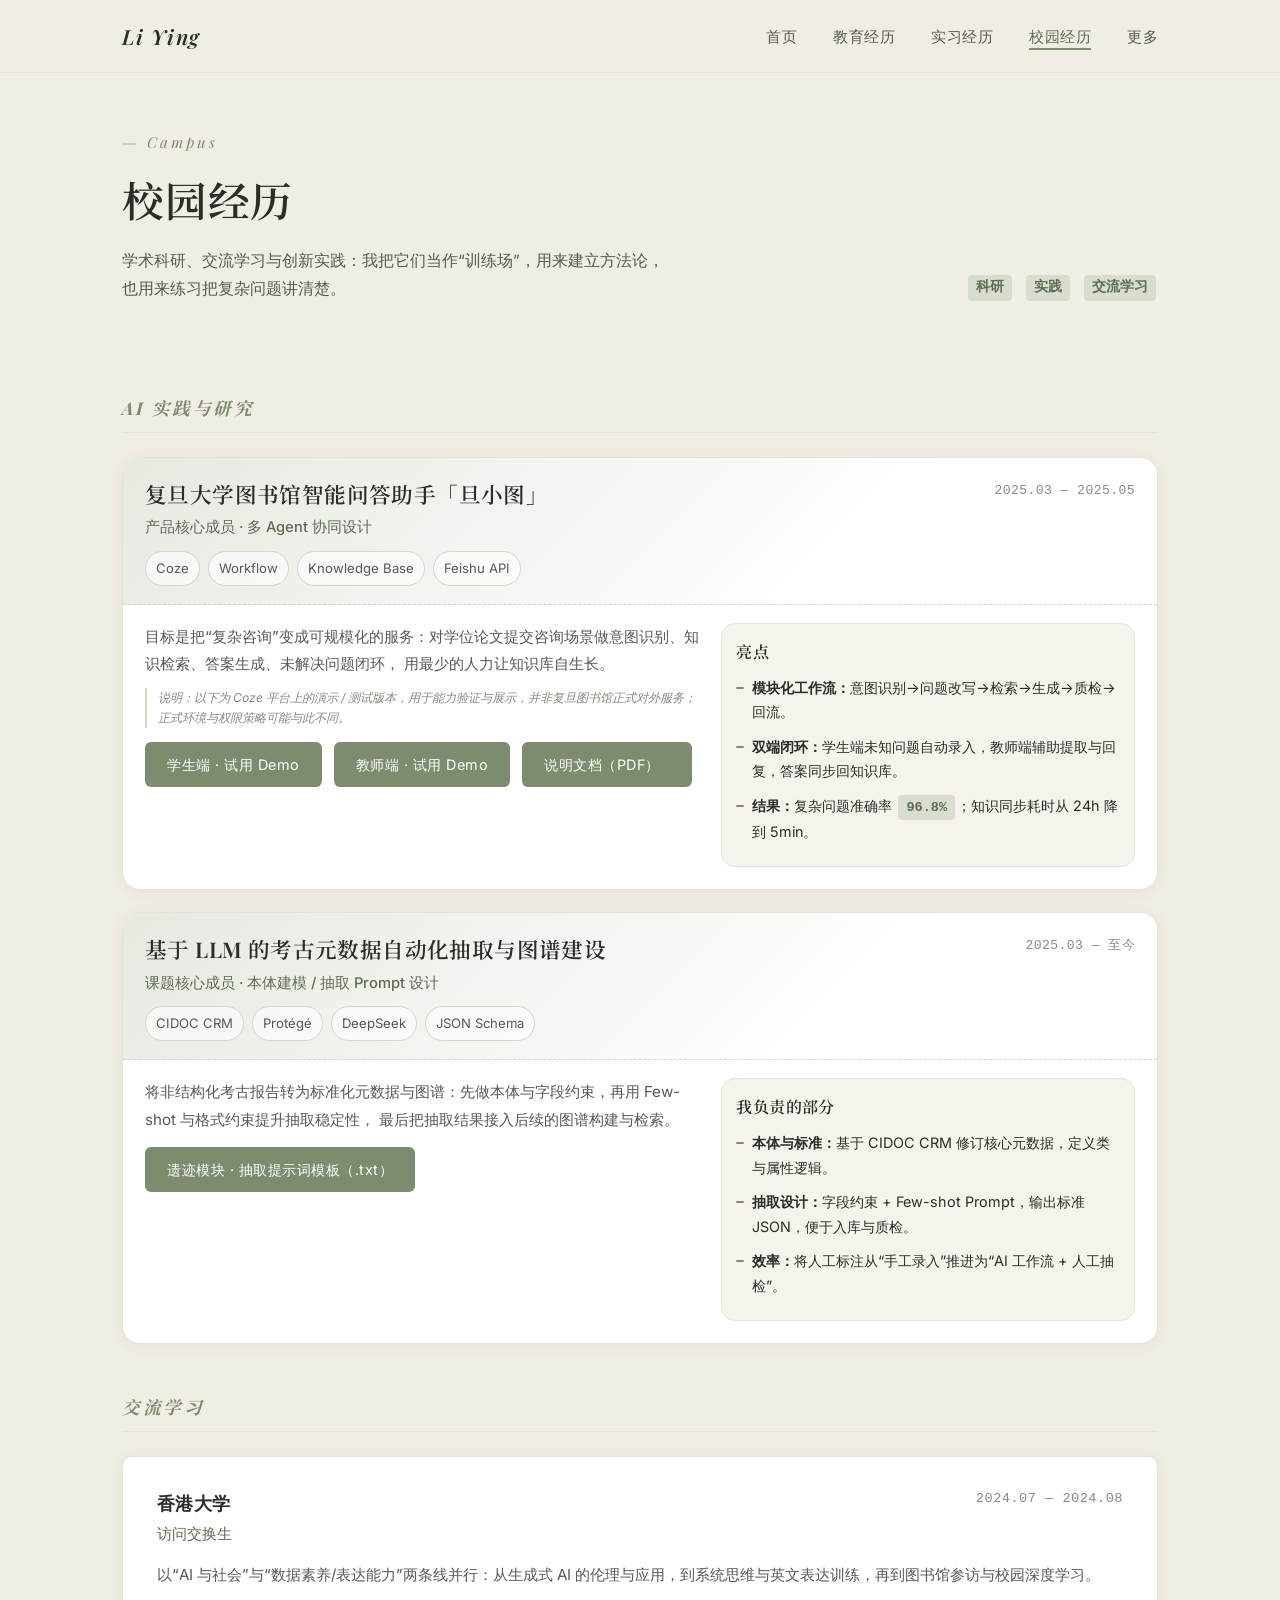
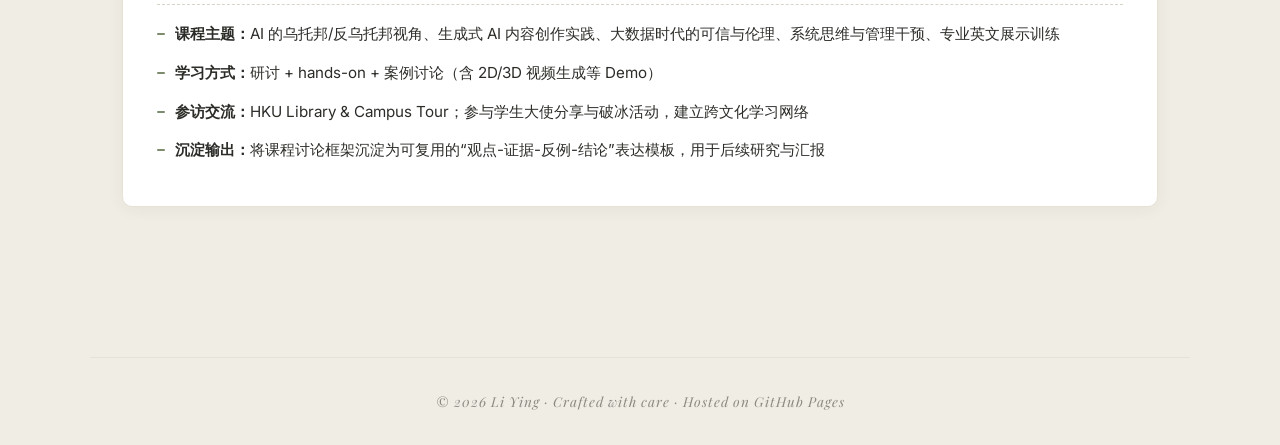
<file: projects.html>
<!DOCTYPE html>
<html lang="zh-CN">
<head>
  <meta charset="UTF-8" />
  <meta name="viewport" content="width=device-width, initial-scale=1.0" />
  <title>校园经历 · Li Ying</title>
  <meta name="description" content="李迎 · 校园经历 · 学术科研 / 交流学习 / 创新实践" />

  <link rel="preconnect" href="https://fonts.googleapis.com" />
  <link rel="preconnect" href="https://fonts.gstatic.com" crossorigin />
  <link
    href="https://fonts.googleapis.com/css2?family=Playfair+Display:ital,wght@0,400;0,600;1,400;1,600&family=Inter:wght@400;500;600;700&family=Noto+Serif+SC:wght@400;500;600&display=swap"
    rel="stylesheet"
  />
  <link rel="stylesheet" href="assets/style.css" />

  <style>
    /* ============ Campus page ============ */
    .case-grid {
      display: grid;
      grid-template-columns: 1fr;
      gap: 22px;
      margin-top: 18px;
    }
    .case {
      background: var(--card);
      border: 1px solid var(--line-soft);
      border-radius: var(--radius-lg);
      overflow: hidden;
      box-shadow: var(--shadow);
      transition: transform 0.35s cubic-bezier(0.2, 0.8, 0.2, 1),
                  box-shadow 0.35s, border-color 0.35s;
    }
    .case:hover {
      transform: translateY(-4px);
      box-shadow: var(--shadow-hover);
      border-color: var(--accent);
    }
    .case-top {
      padding: 22px 22px 18px;
      display: flex;
      justify-content: space-between;
      gap: 16px;
      align-items: flex-start;
      border-bottom: 1px dashed var(--line);
      background: linear-gradient(135deg, color-mix(in srgb, var(--accent-soft) 65%, #fff 35%) 0%, var(--card) 70%);
    }
    .case-title {
      font-family: var(--serif);
      font-size: 1.35rem;
      font-weight: 600;
      letter-spacing: 0.4px;
      line-height: 1.35;
      color: var(--text);
    }
    .case-role {
      margin-top: 6px;
      color: var(--accent-deep);
      font-size: 0.92rem;
      font-weight: 500;
    }
    .case-meta {
      text-align: right;
      min-width: 160px;
      color: var(--text-soft);
      font-size: 0.82rem;
      font-family: "SF Mono", Menlo, Consolas, monospace;
      letter-spacing: 0.4px;
    }
    .case-body {
      padding: 18px 22px 22px;
      display: grid;
      grid-template-columns: 1.35fr 1fr;
      gap: 18px;
      align-items: start;
    }
    .case-lede {
      color: var(--text-mid);
      font-size: 0.95rem;
      line-height: 1.8;
    }
    .case-block {
      background: var(--card-soft);
      border: 1px solid var(--line-soft);
      border-radius: 14px;
      padding: 14px 14px 12px;
    }
    .case-block h3 {
      font-family: var(--serif);
      font-weight: 600;
      font-size: 1rem;
      color: var(--text);
      letter-spacing: 0.4px;
      margin-bottom: 8px;
    }
    .case-block ul { list-style: none; }
    .case-block li {
      position: relative;
      padding-left: 16px;
      margin: 10px 0;
      color: var(--text);
      font-size: 0.9rem;
      line-height: 1.7;
    }
    .case-block li::before {
      content: "";
      position: absolute;
      left: 0;
      top: 11px;
      width: 8px;
      height: 2px;
      background: var(--accent);
      border-radius: 1px;
    }
    .case-tags { margin-top: 10px; display: flex; flex-wrap: wrap; gap: 8px; }
    .chip {
      display: inline-block;
      padding: 5px 10px;
      border-radius: 999px;
      border: 1px solid var(--line);
      background: rgba(255,255,255,0.65);
      color: var(--text-mid);
      font-size: 0.82rem;
    }
    .case-actions { margin-top: 14px; }
    /* 演示说明：脚注式，弱化不抢正文 */
    .demo-notice {
      margin-top: 10px;
      margin-bottom: 10px;
      padding: 0 0 0 11px;
      border-left: 2px solid var(--line);
      background: transparent;
      color: var(--text-soft);
      font-size: 0.76rem;
      line-height: 1.65;
      font-weight: 400;
      font-style: italic;
    }
    .coze-actions { flex-wrap: wrap; }
    .coze-actions .btn { min-width: 170px; justify-content: center; }

    @media (max-width: 860px) {
      .case-body { grid-template-columns: 1fr; }
      .case-top { flex-direction: column; }
      .case-meta { text-align: left; min-width: auto; }
    }
  </style>
</head>

<body>
  <nav class="nav">
    <div class="nav-inner">
      <a href="index.html" class="nav-logo">Li Ying</a>
      <ul class="nav-links">
        <li><a href="index.html">首页</a></li>
        <li><a href="education.html">教育经历</a></li>
        <li><a href="work.html">实习经历</a></li>
        <li><a href="projects.html" class="active">校园经历</a></li>
        <li><a href="photography.html">更多</a></li>
      </ul>
    </div>
  </nav>

  <header class="page-hero">
    <div class="container page-hero-grid">
      <div>
        <div class="page-kicker">— Campus</div>
        <h1 class="page-title">校园经历</h1>
        <p class="page-lede">
          学术科研、交流学习与创新实践：我把它们当作“训练场”，用来建立方法论，也用来练习把复杂问题讲清楚。
        </p>
      </div>
      <div class="page-meta">
        <span class="badge">科研</span>
        <span class="badge">实践</span>
        <span class="badge">交流学习</span>
      </div>
    </div>
  </header>

  <section class="fade-in" style="padding-top: 28px;">
    <div class="container">
      <h2 class="section-divider">AI 实践与研究</h2>

      <div class="case-grid">
        <article class="case" id="campus-danxiaotu">
          <div class="case-top">
            <div>
              <div class="case-title">复旦大学图书馆智能问答助手「旦小图」</div>
              <div class="case-role">产品核心成员 · 多 Agent 协同设计</div>
              <div class="case-tags">
                <span class="chip">Coze</span>
                <span class="chip">Workflow</span>
                <span class="chip">Knowledge Base</span>
                <span class="chip">Feishu API</span>
              </div>
            </div>
            <div class="case-meta">2025.03 — 2025.05</div>
          </div>
          <div class="case-body">
            <div>
              <p class="case-lede">
                目标是把“复杂咨询”变成可规模化的服务：对学位论文提交咨询场景做意图识别、知识检索、答案生成、未解决问题闭环，
                用最少的人力让知识库自生长。
              </p>
              <p class="demo-notice" role="note">
                说明：以下为 Coze 平台上的演示 / 测试版本，用于能力验证与展示，并非复旦图书馆正式对外服务；正式环境与权限策略可能与此不同。
              </p>
              <div class="case-actions btn-row coze-actions">
                <a
                  class="btn"
                  href="https://www.coze.cn/store/agent/7571828735662407726?bot_id=true&amp;bid=6jvle9i3k401k"
                  target="_blank"
                  rel="noopener noreferrer"
                >学生端 · 试用 Demo</a>
                <a
                  class="btn"
                  href="https://www.coze.cn/store/agent/7497459777375944743?bot_id=true"
                  target="_blank"
                  rel="noopener noreferrer"
                >教师端 · 试用 Demo</a>
                <a class="btn" href="https://yling110500.github.io/portfolio_liying/assets/agent/agent.pdf" target="_blank" rel="noopener">说明文档（PDF）</a>
              </div>
            </div>
            <aside class="case-block">
              <h3>亮点</h3>
              <ul>
                <li><strong>模块化工作流：</strong>意图识别→问题改写→检索→生成→质检→回流。</li>
                <li><strong>双端闭环：</strong>学生端未知问题自动录入，教师端辅助提取与回复，答案同步回知识库。</li>
                <li><strong>结果：</strong>复杂问题准确率 <span class="badge">96.8%</span>；知识同步耗时从 24h 降到 5min。</li>
              </ul>
            </aside>
          </div>
        </article>

        <article class="case" id="campus-llm-graph">
          <div class="case-top">
            <div>
              <div class="case-title">基于 LLM 的考古元数据自动化抽取与图谱建设</div>
              <div class="case-role">课题核心成员 · 本体建模 / 抽取 Prompt 设计</div>
              <div class="case-tags">
                <span class="chip">CIDOC CRM</span>
                <span class="chip">Protégé</span>
                <span class="chip">DeepSeek</span>
                <span class="chip">JSON Schema</span>
              </div>
            </div>
            <div class="case-meta">2025.03 — 至今</div>
          </div>
          <div class="case-body">
            <div>
              <p class="case-lede">
                将非结构化考古报告转为标准化元数据与图谱：先做本体与字段约束，再用 Few-shot 与格式约束提升抽取稳定性，
                最后把抽取结果接入后续的图谱构建与检索。
              </p>
              <div class="case-actions btn-row coze-actions">
                <a class="btn" href="https://yling110500.github.io/portfolio_liying/assets/agent/PE.txt" target="_blank" rel="noopener">遗迹模块 · 抽取提示词模板（.txt）</a>
              </div>
            </div>
            <aside class="case-block">
              <h3>我负责的部分</h3>
              <ul>
                <li><strong>本体与标准：</strong>基于 CIDOC CRM 修订核心元数据，定义类与属性逻辑。</li>
                <li><strong>抽取设计：</strong>字段约束 + Few-shot Prompt，输出标准 JSON，便于入库与质检。</li>
                <li><strong>效率：</strong>将人工标注从“手工录入”推进为“AI 工作流 + 人工抽检”。</li>
              </ul>
            </aside>
          </div>
        </article>
      </div>

      <h2 class="section-divider">交流学习</h2>
      <div class="card" id="campus-hku">
        <div class="card-header">
          <div>
            <div class="card-title">香港大学</div>
            <div class="card-subtitle">访问交换生</div>
          </div>
          <div class="card-meta">2024.07 — 2024.08</div>
        </div>
        <p class="card-summary">
          以“AI 与社会”与“数据素养/表达能力”两条线并行：从生成式 AI 的伦理与应用，到系统思维与英文表达训练，再到图书馆参访与校园深度学习。
        </p>
        <ul>
          <li><strong>课程主题：</strong>AI 的乌托邦/反乌托邦视角、生成式 AI 内容创作实践、大数据时代的可信与伦理、系统思维与管理干预、专业英文展示训练</li>
          <li><strong>学习方式：</strong>研讨 + hands-on + 案例讨论（含 2D/3D 视频生成等 Demo）</li>
          <li><strong>参访交流：</strong>HKU Library &amp; Campus Tour；参与学生大使分享与破冰活动，建立跨文化学习网络</li>
          <li><strong>沉淀输出：</strong>将课程讨论框架沉淀为可复用的“观点-证据-反例-结论”表达模板，用于后续研究与汇报</li>
        </ul>
      </div>
    </div>
  </section>

  <footer>
    © 2026 Li Ying · Crafted with care · Hosted on GitHub Pages
  </footer>

  <script>
    const observer = new IntersectionObserver(
      (entries) => entries.forEach(e => {
        if (e.isIntersecting) {
          e.target.classList.add("visible");
          observer.unobserve(e.target);
        }
      }),
      { threshold: 0.12 }
    );
    document.querySelectorAll(".fade-in").forEach(el => observer.observe(el));
  </script>
</body>
</html>
</file>
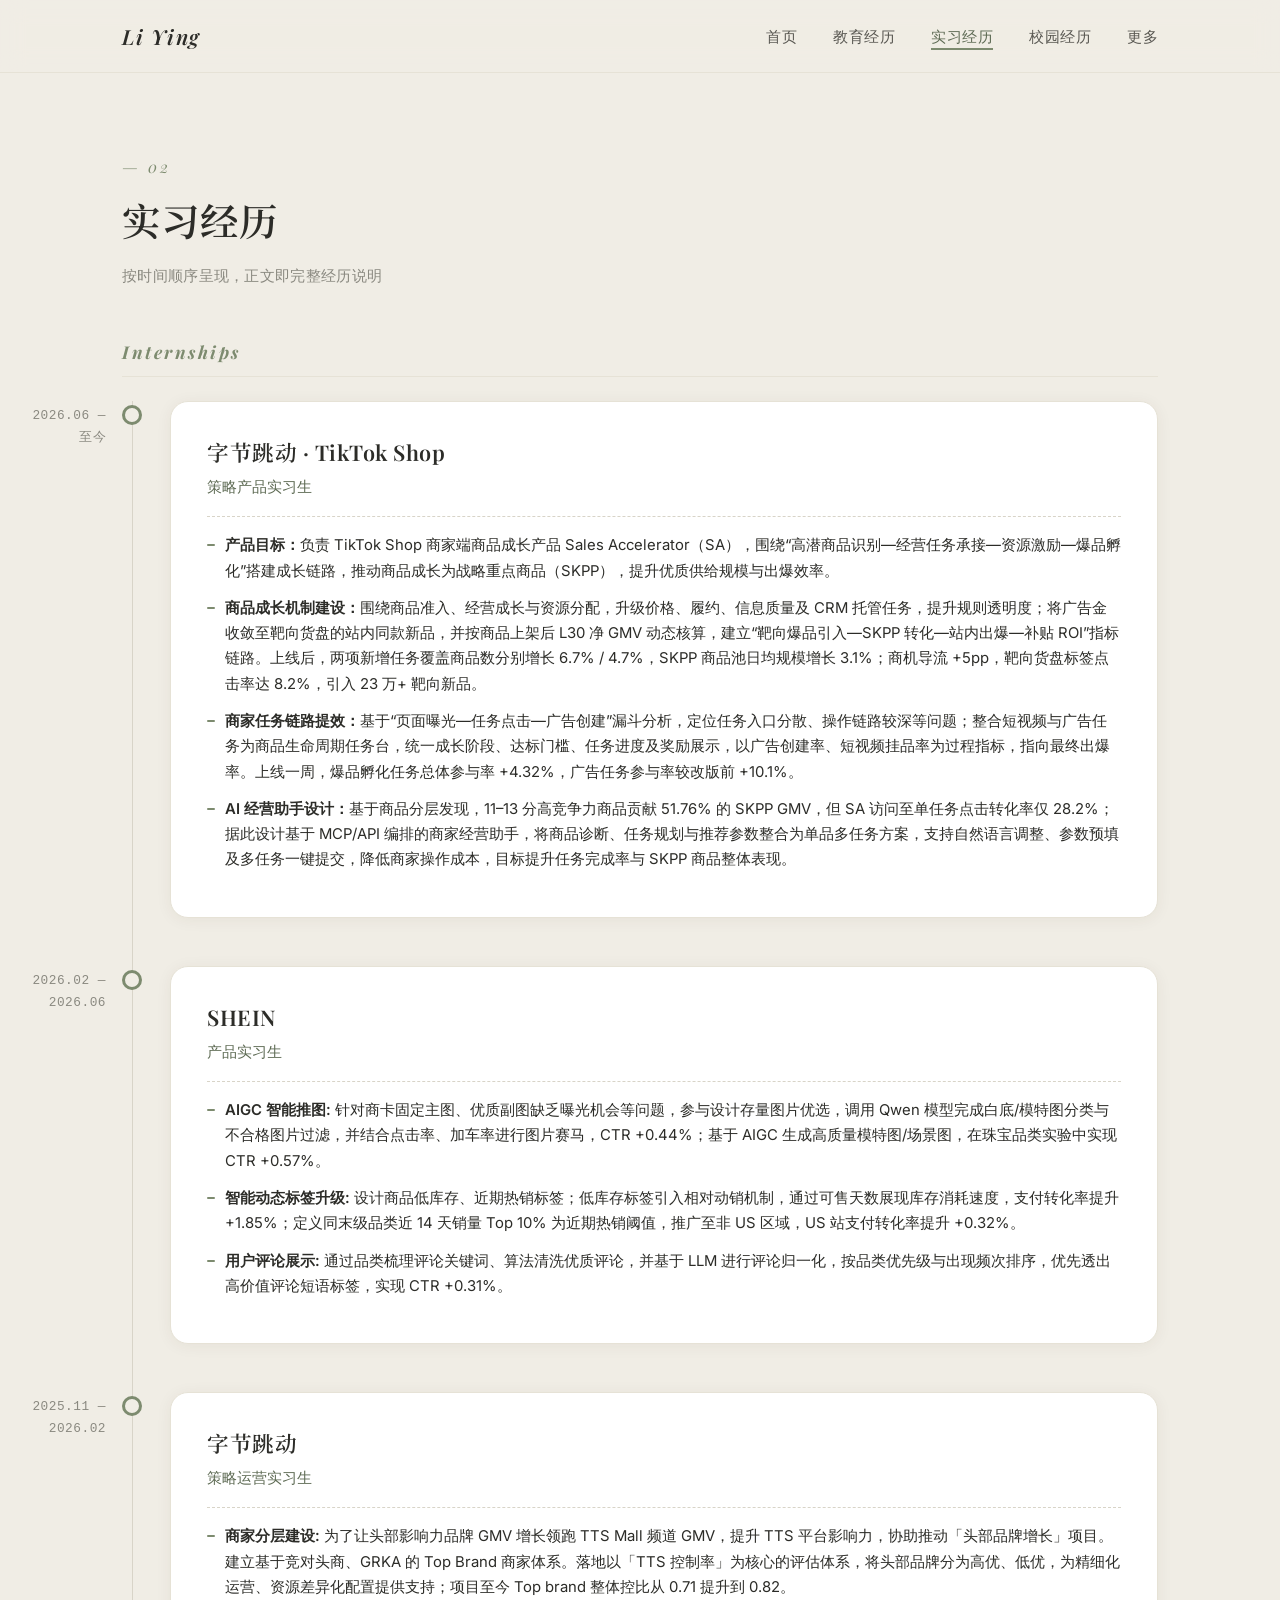
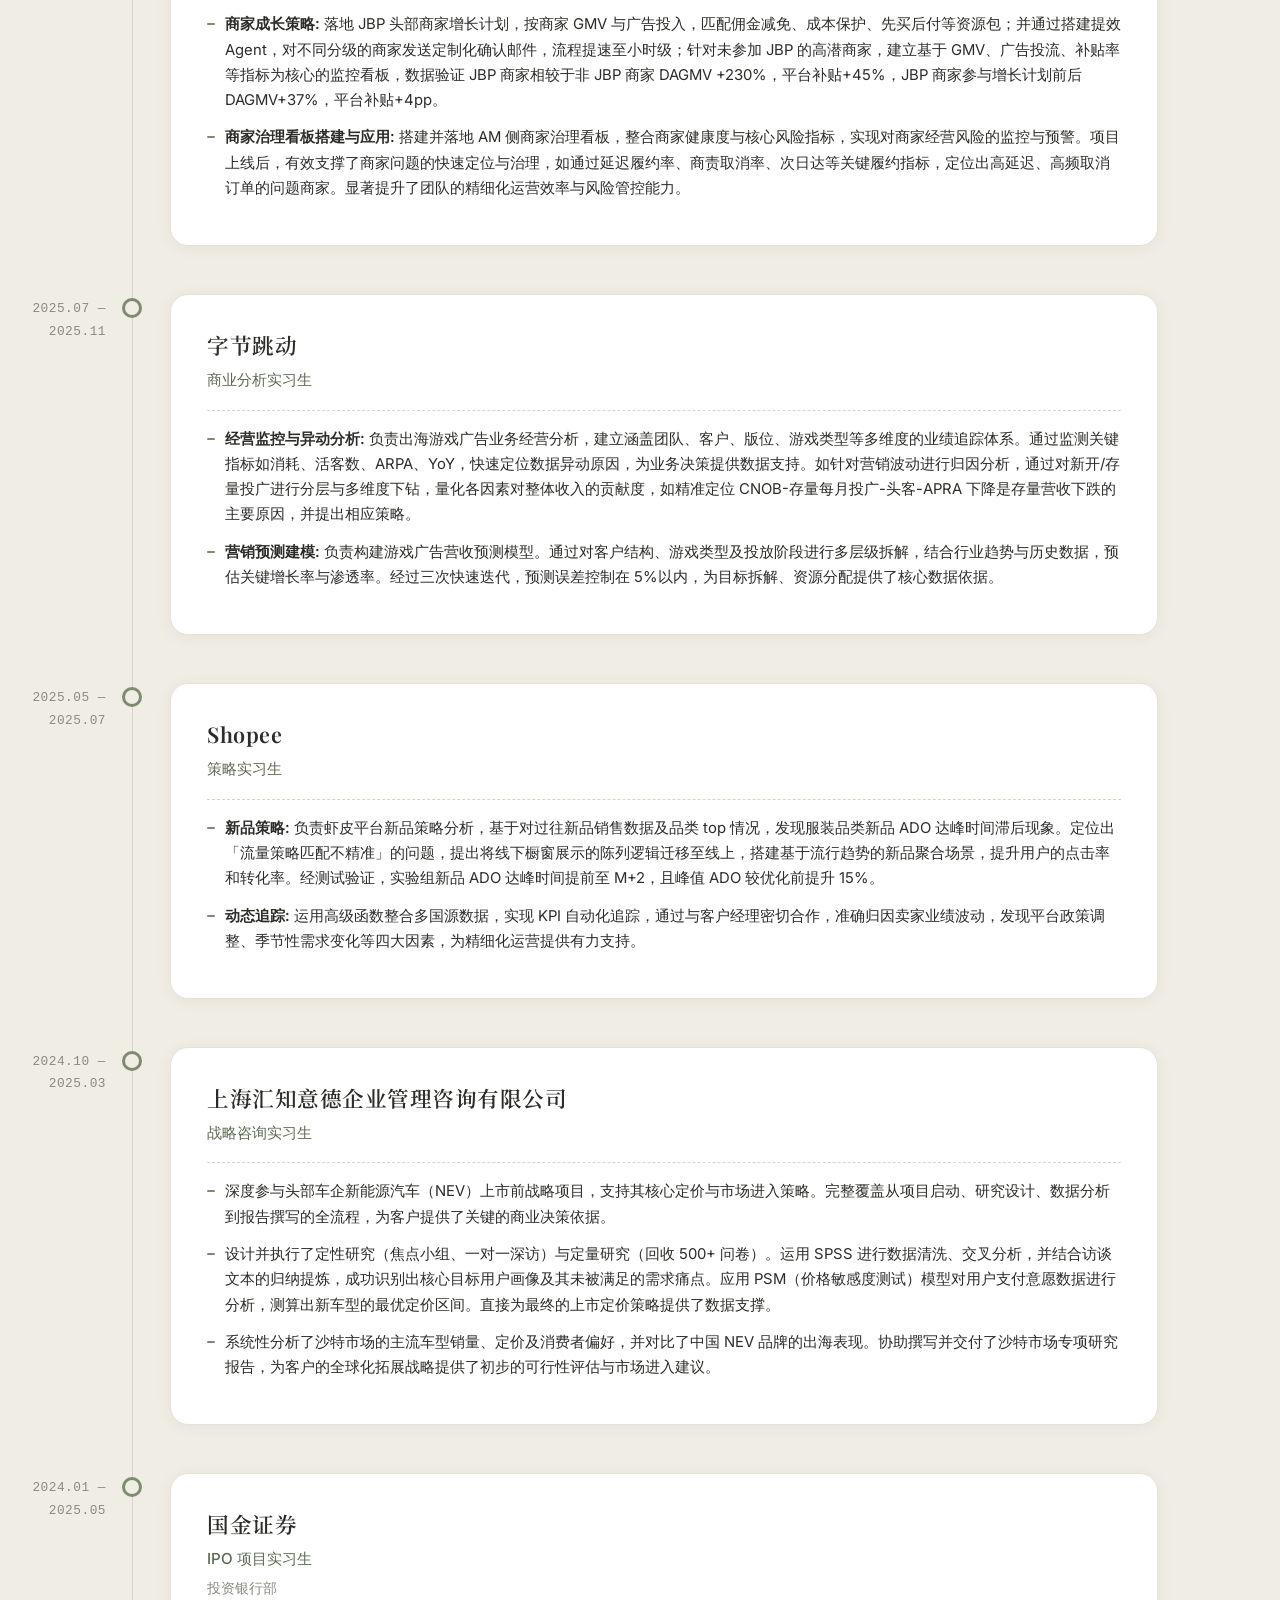
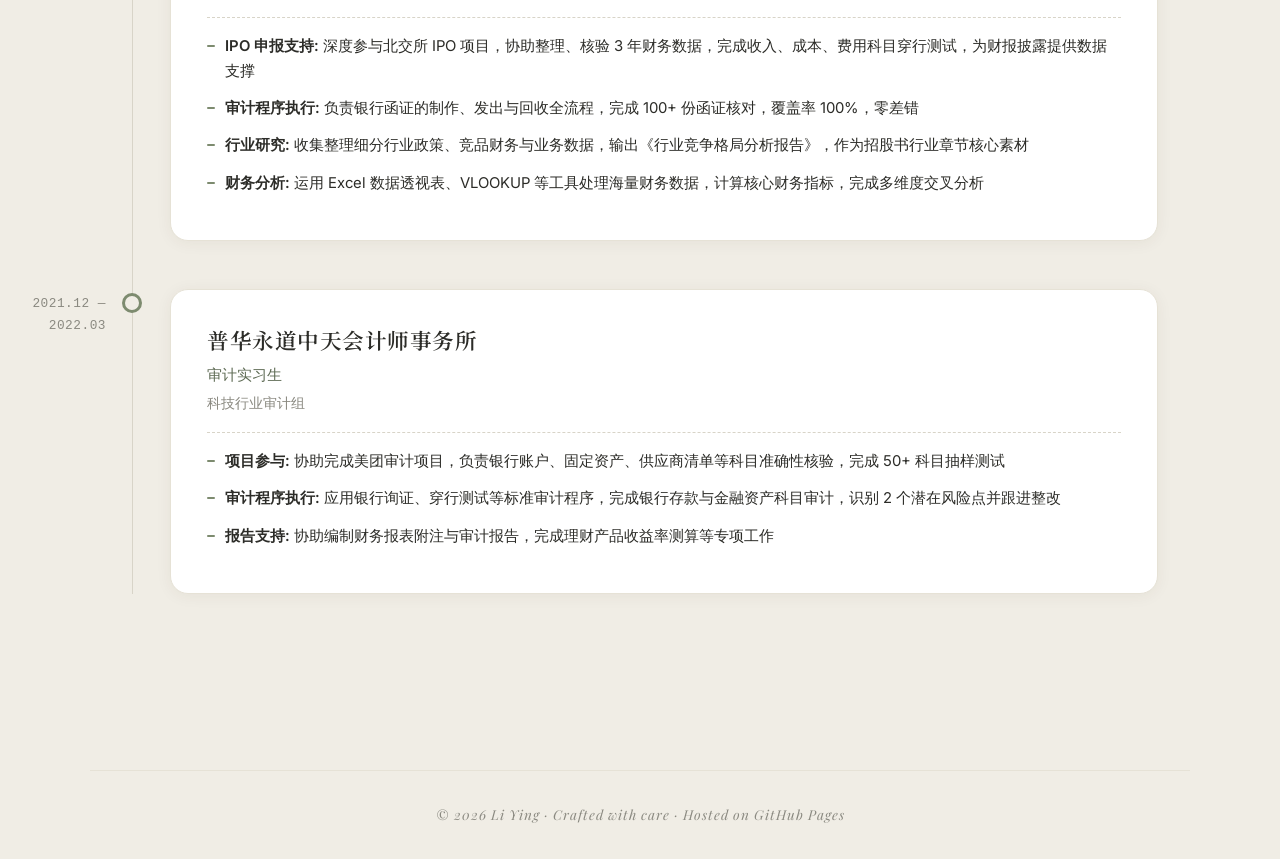
<file: work.html>
<!DOCTYPE html>
<html lang="zh-CN">
<head>
  <meta charset="UTF-8" />
  <meta name="viewport" content="width=device-width, initial-scale=1.0" />
  <title>Internship · Li Ying</title>

  <link rel="preconnect" href="https://fonts.googleapis.com" />
  <link rel="preconnect" href="https://fonts.gstatic.com" crossorigin />
  <link
    href="https://fonts.googleapis.com/css2?family=Playfair+Display:ital,wght@0,400;0,600;1,400;1,600&family=Inter:wght@400;500;600;700&family=Noto+Serif+SC:wght@400;500;600&display=swap"
    rel="stylesheet"
  />
  <link rel="stylesheet" href="assets/style.css" />

  <style>
    /* ============ 实习页专属样式 ============ */

    /* ---------- 板块分隔标题 ---------- */
    .section-divider {
      font-family: var(--serif);
      font-style: italic;
      font-size: 1.1rem;
      letter-spacing: 2.5px;
      color: var(--accent);
      margin: 48px 0 24px;
      padding-bottom: 8px;
      border-bottom: 1px solid var(--line-soft);
    }

    /* ---------- 时间轴核心样式 ---------- */
    .timeline {
      position: relative;
      padding-left: 48px;
    }
    /* 贯穿的竖线 */
    .timeline::before {
      content: "";
      position: absolute;
      left: 10px;
      top: 0;
      bottom: 0;
      width: 1px;
      background: var(--line);
    }
    /* 时间轴单条目 */
    .timeline-item {
      position: relative;
      margin-bottom: 48px;
    }
    /* 圆点 */
    .timeline-item::before {
      content: "";
      position: absolute;
      left: -48px;
      top: 4px;
      width: 20px;
      height: 20px;
      border-radius: 50%;
      background: var(--bg);
      border: 3px solid var(--accent);
      z-index: 2;
    }
    /* 时间标签 */
    .timeline-date {
      font-family: "SF Mono", Menlo, Consolas, monospace;
      font-size: 0.8rem;
      color: var(--text-soft);
      letter-spacing: 0.5px;
      position: absolute;
      left: -144px;
      top: 4px;
      text-align: right;
      width: 80px;
    }

    /* 实习卡片 */
    .timeline-card {
      background: var(--card);
      border: 1px solid var(--line-soft);
      border-radius: var(--radius-lg);
      padding: 32px 36px;
      box-shadow: var(--shadow);
      transition: transform 0.4s cubic-bezier(0.2, 0.8, 0.2, 1),
                  box-shadow 0.4s, border-color 0.4s;
    }
    .timeline-card:hover {
      transform: translateY(-4px);
      box-shadow: var(--shadow-hover);
      border-color: var(--accent);
    }

    /* 卡片头部 */
    .timeline-header {
      display: flex;
      justify-content: space-between;
      align-items: flex-start;
      flex-wrap: wrap;
      gap: 12px;
      margin-bottom: 16px;
      padding-bottom: 16px;
      border-bottom: 1px dashed var(--line);
    }
    .timeline-company {
      font-family: var(--serif);
      font-size: 1.35rem;
      font-weight: 600;
      color: var(--text);
      letter-spacing: 0.5px;
    }
    .timeline-role {
      font-size: 0.95rem;
      color: var(--accent-deep);
      font-weight: 500;
      margin-top: 2px;
    }
    .timeline-department {
      font-size: 0.85rem;
      color: var(--text-soft);
      margin-top: 4px;
    }

    /* 内容列表 */
    .timeline-list { list-style: none; }
    .timeline-list li {
      position: relative;
      padding-left: 18px;
      margin: 12px 0;
      color: var(--text);
      font-size: 0.93rem;
      line-height: 1.7;
    }
    .timeline-list li::before {
      content: "";
      position: absolute;
      left: 0; top: 11px;
      width: 8px; height: 2px;
      background: var(--accent);
      border-radius: 1px;
    }
    .timeline-list li strong {
      color: var(--text);
      font-weight: 600;
    }

    /* ---------- 响应式 ---------- */
    @media (max-width: 820px) {
      .timeline { padding-left: 0; }
      .timeline::before { left: 12px; }
      .timeline-item::before { left: 4px; top: 12px; }
      .timeline-date {
        position: static;
        display: inline-block;
        background: var(--accent-soft);
        color: var(--accent-deep);
        padding: 2px 8px;
        border-radius: 4px;
        margin-bottom: 12px;
        text-align: left;
        width: auto;
      }
      .timeline-card { padding: 24px 22px; }
      .timeline-header { flex-direction: column; }
    }
  </style>
</head>

<body>

  <!-- ============ 顶部导航 ============ -->
  <nav class="nav">
    <div class="nav-inner">
      <a href="index.html" class="nav-logo">Li Ying</a>
      <ul class="nav-links">
        <li><a href="index.html">首页</a></li>
        <li><a href="education.html">教育经历</a></li>
        <li><a href="work.html" class="active">实习经历</a></li>
        <li><a href="projects.html">校园经历</a></li>
        <li><a href="photography.html">更多</a></li>
      </ul>
    </div>
  </nav>

  <!-- ============ 内容主体 ============ -->
  <section class="fade-in">
    <div class="container">
      <span class="section-num">— 02</span>
      <h1 class="section-title">实习经历</h1>
      <p class="section-subtitle">按时间顺序呈现，正文即完整经历说明</p>

      <!-- 实习经历板块 -->
      <h2 class="section-divider">Internships</h2>
      <div class="timeline">
        <!-- ========== 1. 字节跳动（策略产品） ========== -->
        <div class="timeline-item" id="intern-bytedance-product">
          <div class="timeline-date">2026.06 — 至今</div>
          <div class="timeline-card">
            <div class="timeline-header">
              <div>
                <div class="timeline-company">字节跳动 · TikTok Shop</div>
                <div class="timeline-role">策略产品实习生</div>
              </div>
            </div>
            <ul class="timeline-list">
              <li><strong>产品目标：</strong>负责 TikTok Shop 商家端商品成长产品 Sales Accelerator（SA），围绕“高潜商品识别—经营任务承接—资源激励—爆品孵化”搭建成长链路，推动商品成长为战略重点商品（SKPP），提升优质供给规模与出爆效率。</li>
              <li><strong>商品成长机制建设：</strong>围绕商品准入、经营成长与资源分配，升级价格、履约、信息质量及 CRM 托管任务，提升规则透明度；将广告金收敛至靶向货盘的站内同款新品，并按商品上架后 L30 净 GMV 动态核算，建立“靶向爆品引入—SKPP 转化—站内出爆—补贴 ROI”指标链路。上线后，两项新增任务覆盖商品数分别增长 6.7% / 4.7%，SKPP 商品池日均规模增长 3.1%；商机导流 +5pp，靶向货盘标签点击率达 8.2%，引入 23 万+ 靶向新品。</li>
              <li><strong>商家任务链路提效：</strong>基于“页面曝光—任务点击—广告创建”漏斗分析，定位任务入口分散、操作链路较深等问题；整合短视频与广告任务为商品生命周期任务台，统一成长阶段、达标门槛、任务进度及奖励展示，以广告创建率、短视频挂品率为过程指标，指向最终出爆率。上线一周，爆品孵化任务总体参与率 +4.32%，广告任务参与率较改版前 +10.1%。</li>
              <li><strong>AI 经营助手设计：</strong>基于商品分层发现，11–13 分高竞争力商品贡献 51.76% 的 SKPP GMV，但 SA 访问至单任务点击转化率仅 28.2%；据此设计基于 MCP/API 编排的商家经营助手，将商品诊断、任务规划与推荐参数整合为单品多任务方案，支持自然语言调整、参数预填及多任务一键提交，降低商家操作成本，目标提升任务完成率与 SKPP 商品整体表现。</li>
            </ul>
          </div>
        </div>

        <!-- ========== 2. SHEIN（产品） ========== -->
        <div class="timeline-item" id="intern-shein">
          <div class="timeline-date">2026.02 — 2026.06</div>
          <div class="timeline-card">
            <div class="timeline-header">
              <div>
                <div class="timeline-company">SHEIN</div>
                <div class="timeline-role">产品实习生</div>
              </div>
            </div>
            <ul class="timeline-list">
              <li><strong>AIGC 智能推图:</strong> 针对商卡固定主图、优质副图缺乏曝光机会等问题，参与设计存量图片优选，调用 Qwen 模型完成白底/模特图分类与不合格图片过滤，并结合点击率、加车率进行图片赛马，CTR +0.44%；基于 AIGC 生成高质量模特图/场景图，在珠宝品类实验中实现 CTR +0.57%。</li>
              <li><strong>智能动态标签升级:</strong> 设计商品低库存、近期热销标签；低库存标签引入相对动销机制，通过可售天数展现库存消耗速度，支付转化率提升 +1.85%；定义同末级品类近 14 天销量 Top 10% 为近期热销阈值，推广至非 US 区域，US 站支付转化率提升 +0.32%。</li>
              <li><strong>用户评论展示:</strong> 通过品类梳理评论关键词、算法清洗优质评论，并基于 LLM 进行评论归一化，按品类优先级与出现频次排序，优先透出高价值评论短语标签，实现 CTR +0.31%。</li>
            </ul>
          </div>
        </div>

        <!-- ========== 3. 字节跳动（策略运营） ========== -->
        <div class="timeline-item" id="intern-bytedance-ops">
          <div class="timeline-date">2025.11 — 2026.02</div>
          <div class="timeline-card">
            <div class="timeline-header">
              <div>
                <div class="timeline-company">字节跳动</div>
                <div class="timeline-role">策略运营实习生</div>
              </div>
            </div>
            <ul class="timeline-list">
              <li><strong>商家分层建设:</strong> 为了让头部影响力品牌 GMV 增长领跑 TTS Mall 频道 GMV，提升 TTS 平台影响力，协助推动「头部品牌增长」项目。建立基于竞对头商、GRKA 的 Top Brand 商家体系。落地以「TTS 控制率」为核心的评估体系，将头部品牌分为高优、低优，为精细化运营、资源差异化配置提供支持；项目至今 Top brand 整体控比从 0.71 提升到 0.82。</li>
              <li><strong>商家成长策略:</strong> 落地 JBP 头部商家增长计划，按商家 GMV 与广告投入，匹配佣金减免、成本保护、先买后付等资源包；并通过搭建提效 Agent，对不同分级的商家发送定制化确认邮件，流程提速至小时级；针对未参加 JBP 的高潜商家，建立基于 GMV、广告投流、补贴率等指标为核心的监控看板，数据验证 JBP 商家相较于非 JBP 商家 DAGMV +230%，平台补贴+45%，JBP 商家参与增长计划前后 DAGMV+37%，平台补贴+4pp。</li>
              <li><strong>商家治理看板搭建与应用:</strong> 搭建并落地 AM 侧商家治理看板，整合商家健康度与核心风险指标，实现对商家经营风险的监控与预警。项目上线后，有效支撑了商家问题的快速定位与治理，如通过延迟履约率、商责取消率、次日达等关键履约指标，定位出高延迟、高频取消订单的问题商家。显著提升了团队的精细化运营效率与风险管控能力。</li>
            </ul>
          </div>
        </div>

        <!-- ========== 4. 字节跳动（商业分析） ========== -->
        <div class="timeline-item" id="intern-bytedance-ba">
          <div class="timeline-date">2025.07 — 2025.11</div>
          <div class="timeline-card">
            <div class="timeline-header">
              <div>
                <div class="timeline-company">字节跳动</div>
                <div class="timeline-role">商业分析实习生</div>
              </div>
            </div>
            <ul class="timeline-list">
              <li><strong>经营监控与异动分析:</strong> 负责出海游戏广告业务经营分析，建立涵盖团队、客户、版位、游戏类型等多维度的业绩追踪体系。通过监测关键指标如消耗、活客数、ARPA、YoY，快速定位数据异动原因，为业务决策提供数据支持。如针对营销波动进行归因分析，通过对新开/存量投广进行分层与多维度下钻，量化各因素对整体收入的贡献度，如精准定位 CNOB-存量每月投广-头客-APRA 下降是存量营收下跌的主要原因，并提出相应策略。</li>
              <li><strong>营销预测建模:</strong> 负责构建游戏广告营收预测模型。通过对客户结构、游戏类型及投放阶段进行多层级拆解，结合行业趋势与历史数据，预估关键增长率与渗透率。经过三次快速迭代，预测误差控制在 5%以内，为目标拆解、资源分配提供了核心数据依据。</li>
            </ul>
          </div>
        </div>

        <!-- ========== 5. Shopee ========== -->
        <div class="timeline-item" id="intern-shopee">
          <div class="timeline-date">2025.05 — 2025.07</div>
          <div class="timeline-card">
            <div class="timeline-header">
              <div>
                <div class="timeline-company">Shopee</div>
                <div class="timeline-role">策略实习生</div>
              </div>
            </div>
            <ul class="timeline-list">
              <li><strong>新品策略:</strong> 负责虾皮平台新品策略分析，基于对过往新品销售数据及品类 top 情况，发现服装品类新品 ADO 达峰时间滞后现象。定位出「流量策略匹配不精准」的问题，提出将线下橱窗展示的陈列逻辑迁移至线上，搭建基于流行趋势的新品聚合场景，提升用户的点击率和转化率。经测试验证，实验组新品 ADO 达峰时间提前至 M+2，且峰值 ADO 较优化前提升 15%。</li>
              <li><strong>动态追踪:</strong> 运用高级函数整合多国源数据，实现 KPI 自动化追踪，通过与客户经理密切合作，准确归因卖家业绩波动，发现平台政策调整、季节性需求变化等四大因素，为精细化运营提供有力支持。</li>
            </ul>
          </div>
        </div>

        <!-- ========== 6. 汇知意德咨询 ========== -->
        <div class="timeline-item" id="intern-consulting">
          <div class="timeline-date">2024.10 — 2025.03</div>
          <div class="timeline-card">
            <div class="timeline-header">
              <div>
                <div class="timeline-company">上海汇知意德企业管理咨询有限公司</div>
                <div class="timeline-role">战略咨询实习生</div>
              </div>
            </div>
            <ul class="timeline-list">
              <li>深度参与头部车企新能源汽车（NEV）上市前战略项目，支持其核心定价与市场进入策略。完整覆盖从项目启动、研究设计、数据分析到报告撰写的全流程，为客户提供了关键的商业决策依据。</li>
              <li>设计并执行了定性研究（焦点小组、一对一深访）与定量研究（回收 500+ 问卷）。运用 SPSS 进行数据清洗、交叉分析，并结合访谈文本的归纳提炼，成功识别出核心目标用户画像及其未被满足的需求痛点。应用 PSM（价格敏感度测试）模型对用户支付意愿数据进行分析，测算出新车型的最优定价区间。直接为最终的上市定价策略提供了数据支撑。</li>
              <li>系统性分析了沙特市场的主流车型销量、定价及消费者偏好，并对比了中国 NEV 品牌的出海表现。协助撰写并交付了沙特市场专项研究报告，为客户的全球化拓展战略提供了初步的可行性评估与市场进入建议。</li>
            </ul>
          </div>
        </div>

        <!-- ========== 7. 国金 ========== -->
        <div class="timeline-item" id="intern-ipo">
          <div class="timeline-date">2024.01 — 2025.05</div>
          <div class="timeline-card">
            <div class="timeline-header">
              <div>
                <div class="timeline-company">国金证券</div>
                <div class="timeline-role">IPO 项目实习生</div>
                <div class="timeline-department">投资银行部</div>
              </div>
            </div>
            <ul class="timeline-list">
              <li><strong>IPO 申报支持:</strong> 深度参与北交所 IPO 项目，协助整理、核验 3 年财务数据，完成收入、成本、费用科目穿行测试，为财报披露提供数据支撑</li>
              <li><strong>审计程序执行:</strong> 负责银行函证的制作、发出与回收全流程，完成 100+ 份函证核对，覆盖率 100%，零差错</li>
              <li><strong>行业研究:</strong> 收集整理细分行业政策、竞品财务与业务数据，输出《行业竞争格局分析报告》，作为招股书行业章节核心素材</li>
              <li><strong>财务分析:</strong> 运用 Excel 数据透视表、VLOOKUP 等工具处理海量财务数据，计算核心财务指标，完成多维度交叉分析</li>
            </ul>
          </div>
        </div>

        <!-- ========== 8. 普华永道 ========== -->
        <div class="timeline-item" id="intern-audit">
          <div class="timeline-date">2021.12 — 2022.03</div>
          <div class="timeline-card">
            <div class="timeline-header">
              <div>
                <div class="timeline-company">普华永道中天会计师事务所</div>
                <div class="timeline-role">审计实习生</div>
                <div class="timeline-department">科技行业审计组</div>
              </div>
            </div>
            <ul class="timeline-list">
              <li><strong>项目参与:</strong> 协助完成美团审计项目，负责银行账户、固定资产、供应商清单等科目准确性核验，完成 50+ 科目抽样测试</li>
              <li><strong>审计程序执行:</strong> 应用银行询证、穿行测试等标准审计程序，完成银行存款与金融资产科目审计，识别 2 个潜在风险点并跟进整改</li>
              <li><strong>报告支持:</strong> 协助编制财务报表附注与审计报告，完成理财产品收益率测算等专项工作</li>
            </ul>
          </div>
        </div>
      </div>
    </div>
  </section>

  <footer>
    © 2026 Li Ying · Crafted with care · Hosted on GitHub Pages
  </footer>

  <script>
    const observer = new IntersectionObserver(
      (entries) => entries.forEach(e => {
        if (e.isIntersecting) {
          e.target.classList.add("visible");
          observer.unobserve(e.target);
        }
      }),
      { threshold: 0.12 }
    );
    document.querySelectorAll(".fade-in").forEach(el => observer.observe(el));
  </script>
</body>
</html>
</file>
<file: assets/style.css>
/* ============================================================
   Li Ying · Portfolio · Shared Styles
   配色:橄榄烟绿莫兰迪
   字体:思源宋体 + Playfair Display 混排
   适用所有子页面
   ============================================================ */

/* ---------- 重置 ---------- */
*, *::before, *::after { box-sizing: border-box; margin: 0; padding: 0; }

/* ---------- 设计 token ---------- */
:root {
  /* 莫兰迪橄榄烟绿色卡 */
  --bg:           #f0ede5;   /* 燕麦白主背景 */
  --bg-soft:      #e8e4d9;   /* 米灰浅背景 */
  --card:         #ffffff;   /* 卡片白 */
  --card-soft:    #f6f3ec;   /* 卡片米白 */
  --line:         #d8d4c8;   /* 米灰描边 */
  --line-soft:    #e6e2d6;   /* 浅描边 */

  --accent:       #7d8b6f;   /* 橄榄烟绿(强调色) */
  --accent-deep:  #5e6b54;   /* 深橄榄(hover) */
  --accent-soft:  #d8ddcf;   /* 淡橄榄(背景标签) */

  --text:         #2c2c28;   /* 正文深灰 */
  --text-mid:     #595852;   /* 次级文字 */
  --text-soft:    #8a8980;   /* 弱化文字 */

  --shadow:       0 2px 16px rgba(60, 56, 42, 0.06);
  --shadow-hover: 0 8px 32px rgba(60, 56, 42, 0.10);

  --radius:       10px;
  --radius-lg:    18px;
  --max:          1100px;

  --serif:        "Playfair Display", "Source Han Serif SC",
                  "Noto Serif SC", "Songti SC", "STSong", serif;
  --sans:         "Inter", -apple-system, BlinkMacSystemFont,
                  "PingFang SC", "Hiragino Sans GB",
                  "Microsoft YaHei", sans-serif;
}

/* ---------- 基础排版 ---------- */
html {
  scroll-behavior: smooth;
  font-size: 16px;
  /* 锚点跳转时预留 sticky 导航高度，避免标题被挡住 */
  scroll-padding-top: 88px;
}

body {
  font-family: var(--sans);
  color: var(--text);
  background: var(--bg);
  line-height: 1.75;
  -webkit-font-smoothing: antialiased;
  text-rendering: optimizeLegibility;
}

a {
  color: var(--accent-deep);
  text-decoration: none;
  transition: opacity 0.2s, color 0.2s;
}
a:hover { opacity: 0.7; }

img { max-width: 100%; display: block; }

/* ---------- 可访问性 & 动效偏好 ---------- */
:focus-visible {
  outline: 2px solid color-mix(in srgb, var(--accent) 65%, transparent);
  outline-offset: 3px;
  border-radius: 8px;
}

@media (prefers-reduced-motion: reduce) {
  html { scroll-behavior: auto; }
  *, *::before, *::after {
    animation-duration: 0.001ms !important;
    animation-iteration-count: 1 !important;
    transition-duration: 0.001ms !important;
  }
}

/* ---------- 顶部导航(全站共享,每个 HTML 复制一份) ---------- */
.nav {
  position: sticky;
  top: 0;
  z-index: 100;
  background: rgba(240, 237, 229, 0.85);
  backdrop-filter: saturate(180%) blur(12px);
  -webkit-backdrop-filter: saturate(180%) blur(12px);
  border-bottom: 1px solid var(--line-soft);
}
.nav-inner {
  max-width: var(--max);
  margin: 0 auto;
  padding: 18px 32px;
  display: flex;
  justify-content: space-between;
  align-items: center;
}
.nav-logo {
  font-family: var(--serif);
  font-style: italic;
  font-weight: 600;
  font-size: 1.3rem;
  color: var(--text);
  letter-spacing: 1.5px;
}
.nav-links {
  display: flex;
  gap: 36px;
  list-style: none;
}
.nav-links a {
  color: var(--text-mid);
  font-size: 0.92rem;
  font-weight: 500;
  letter-spacing: 0.5px;
  position: relative;
  padding-bottom: 4px;
  text-transform: none;
}
.nav-links a::after {
  content: "";
  position: absolute;
  left: 0; bottom: 0;
  width: 0; height: 1.5px;
  background: var(--accent);
  transition: width 0.3s ease;
}
.nav-links a:hover { color: var(--text); opacity: 1; }
.nav-links a:hover::after { width: 100%; }
.nav-links a.active { color: var(--accent-deep); }
.nav-links a.active::after { width: 100%; }

/* ---------- 容器 & 章节 ---------- */
.container {
  max-width: var(--max);
  margin: 0 auto;
  padding: 0 32px;
}
section { padding: 80px 0; }

/* ---------- 通用标题 ---------- */
.section-num {
  display: block;
  font-family: var(--serif);
  font-style: italic;
  font-size: 1rem;
  color: var(--accent);
  letter-spacing: 3px;
  margin-bottom: 6px;
}
.section-title {
  font-family: var(--serif);
  font-size: 2.4rem;
  font-weight: 600;
  color: var(--text);
  letter-spacing: 1px;
  margin-bottom: 8px;
}
.section-subtitle {
  font-size: 0.95rem;
  color: var(--text-soft);
  margin-bottom: 48px;
  letter-spacing: 0.3px;
}

/* ---------- 页面头部（子页） ---------- */
.page-hero {
  padding: 56px 0 14px;
}
.page-hero-grid {
  display: grid;
  grid-template-columns: 1.2fr 1fr;
  gap: 32px;
  align-items: end;
}
.page-kicker {
  font-family: var(--serif);
  font-style: italic;
  color: var(--accent);
  font-size: 0.95rem;
  letter-spacing: 3px;
  margin-bottom: 8px;
}
.page-title {
  font-family: var(--serif);
  font-size: 2.6rem;
  font-weight: 600;
  letter-spacing: 0.8px;
}
.page-lede {
  color: var(--text-mid);
  font-size: 0.98rem;
  line-height: 1.8;
  max-width: 62ch;
  margin-top: 10px;
}
.page-meta {
  display: flex;
  gap: 10px;
  justify-content: flex-end;
  flex-wrap: wrap;
  margin-bottom: 2px;
}

/* ---------- 通用卡片 ---------- */
.card {
  background: var(--card);
  border: 1px solid var(--line-soft);
  border-radius: var(--radius);
  padding: 30px 34px;
  margin-bottom: 22px;
  box-shadow: var(--shadow);
  transition: transform 0.35s cubic-bezier(0.2, 0.8, 0.2, 1),
              box-shadow 0.35s, border-color 0.35s;
}
.card:hover {
  transform: translateY(-4px);
  box-shadow: var(--shadow-hover);
  border-color: var(--accent);
}
.card-header {
  display: flex;
  justify-content: space-between;
  align-items: flex-start;
  flex-wrap: wrap;
  gap: 8px;
  margin-bottom: 6px;
}
.card-title {
  font-size: 1.15rem;
  font-weight: 600;
  color: var(--text);
  letter-spacing: 0.3px;
}
.card-subtitle {
  font-size: 0.95rem;
  color: var(--accent-deep);
  font-weight: 500;
  margin-top: 2px;
}
.card-meta {
  font-size: 0.85rem;
  color: var(--text-soft);
  font-family: "SF Mono", Menlo, Consolas, monospace;
  letter-spacing: 0.5px;
}
.card-summary {
  color: var(--text-mid);
  font-size: 0.95rem;
  margin: 14px 0 16px;
  padding-bottom: 16px;
  border-bottom: 1px dashed var(--line);
}
.card ul { list-style: none; }
.card ul li {
  position: relative;
  padding-left: 18px;
  margin: 12px 0;
  color: var(--text);
  font-size: 0.95rem;
}
.card ul li::before {
  content: "";
  position: absolute;
  left: 0; top: 12px;
  width: 8px; height: 2px;
  background: var(--accent);
  border-radius: 1px;
}
.card ul li strong {
  color: var(--text);
  font-weight: 600;
}

/* ---------- 数据徽章 ---------- */
.badge {
  display: inline-block;
  padding: 1px 8px;
  background: var(--accent-soft);
  color: var(--accent-deep);
  border-radius: 4px;
  font-size: 0.85rem;
  font-weight: 600;
  font-family: "SF Mono", Menlo, Consolas, monospace;
  margin: 0 2px;
}

/* ---------- 标签 ---------- */
.tag {
  display: inline-block;
  padding: 4px 12px;
  background: var(--bg-soft);
  color: var(--text-mid);
  border: 1px solid var(--line);
  border-radius: 20px;
  font-size: 0.85rem;
  transition: all 0.2s;
}
.tag:hover {
  background: var(--accent);
  color: #fff;
  border-color: var(--accent);
}

/* ---------- 按钮 ---------- */
.btn {
  display: inline-block;
  padding: 10px 22px;
  background: var(--accent);
  color: #fff;
  border-radius: 6px;
  font-size: 0.9rem;
  letter-spacing: 0.5px;
  transition: background 0.2s, transform 0.2s;
}
.btn:hover {
  background: var(--accent-deep);
  transform: translateY(-1px);
  opacity: 1;
}
.btn-ghost {
  background: transparent;
  color: var(--accent-deep);
  border: 1.5px solid var(--accent);
}
.btn-ghost:hover { background: var(--accent); color: #fff; }

.btn-row {
  display: flex;
  gap: 12px;
  flex-wrap: wrap;
  align-items: center;
}

.btn-icon {
  display: inline-flex;
  align-items: center;
  gap: 8px;
}

/* ---------- 分段分隔标题（子页二级） ---------- */
.section-divider {
  font-family: var(--serif);
  font-style: italic;
  font-size: 1.1rem;
  letter-spacing: 2.5px;
  color: var(--accent);
  margin: 48px 0 24px;
  padding-bottom: 8px;
  border-bottom: 1px solid var(--line-soft);
}

/* ---------- 页脚 ---------- */
footer {
  max-width: var(--max);
  margin: 48px auto 0;
  padding: 32px;
  border-top: 1px solid var(--line-soft);
  text-align: center;
  color: var(--text-soft);
  font-size: 0.85rem;
  font-family: var(--serif);
  font-style: italic;
  letter-spacing: 1px;
}

/* ---------- 滚动淡入动画 ---------- */
.fade-in {
  opacity: 0;
  transform: translateY(28px);
  transition: opacity 0.8s ease, transform 0.8s ease;
}
.fade-in.visible {
  opacity: 1;
  transform: translateY(0);
}

/* ---------- 轻量模态层（用于“翻页详情”） ---------- */
.modal {
  position: fixed;
  inset: 0;
  background: rgba(44, 44, 40, 0.38);
  backdrop-filter: blur(10px) saturate(140%);
  -webkit-backdrop-filter: blur(10px) saturate(140%);
  display: none;
  align-items: center;
  justify-content: center;
  padding: 24px;
  z-index: 999;
}
.modal.open { display: flex; }
.modal-card {
  width: min(920px, 96vw);
  max-height: min(86vh, 900px);
  overflow: auto;
  background: var(--card);
  border: 1px solid var(--line-soft);
  border-radius: var(--radius-lg);
  box-shadow: 0 18px 60px rgba(60, 56, 42, 0.22);
}
.modal-head {
  position: sticky;
  top: 0;
  background: color-mix(in srgb, var(--card) 88%, var(--bg) 12%);
  border-bottom: 1px solid var(--line-soft);
  padding: 18px 22px;
  display: flex;
  justify-content: space-between;
  gap: 14px;
  align-items: start;
}
.modal-title {
  font-family: var(--serif);
  font-weight: 600;
  font-size: 1.25rem;
  letter-spacing: 0.5px;
  line-height: 1.3;
}
.modal-subtitle {
  color: var(--text-soft);
  font-size: 0.88rem;
  margin-top: 4px;
  font-family: "SF Mono", Menlo, Consolas, monospace;
}
.modal-close {
  border: 1px solid var(--line-soft);
  background: transparent;
  border-radius: 10px;
  padding: 8px 10px;
  cursor: pointer;
  color: var(--text-mid);
}
.modal-close:hover { border-color: var(--accent); color: var(--text); opacity: 1; }
.modal-body { padding: 18px 22px 22px; }
.pager {
  display: flex;
  justify-content: space-between;
  align-items: center;
  gap: 10px;
  margin-top: 14px;
  padding-top: 14px;
  border-top: 1px dashed var(--line);
}
.pager-center {
  color: var(--text-soft);
  font-size: 0.86rem;
  font-family: "SF Mono", Menlo, Consolas, monospace;
}

/* ---------- 响应式 ---------- */
@media (max-width: 768px) {
  .nav-inner { padding: 14px 20px; }
  .nav-links { gap: 18px; }
  .nav-links a { font-size: 0.82rem; }

  .container { padding: 0 20px; }
  section { padding: 56px 0; }

  .section-title { font-size: 1.8rem; }
  .page-hero { padding: 38px 0 10px; }
  .page-hero-grid { grid-template-columns: 1fr; }
  .page-meta { justify-content: flex-start; }
  .page-title { font-size: 2.05rem; }

  .card { padding: 24px 22px; }
  .card-header { flex-direction: column; }
  .modal-card { width: min(920px, 98vw); }
}

@media print {
  .nav, footer { display: none; }
  .card { break-inside: avoid; box-shadow: none; }
}
</file>
